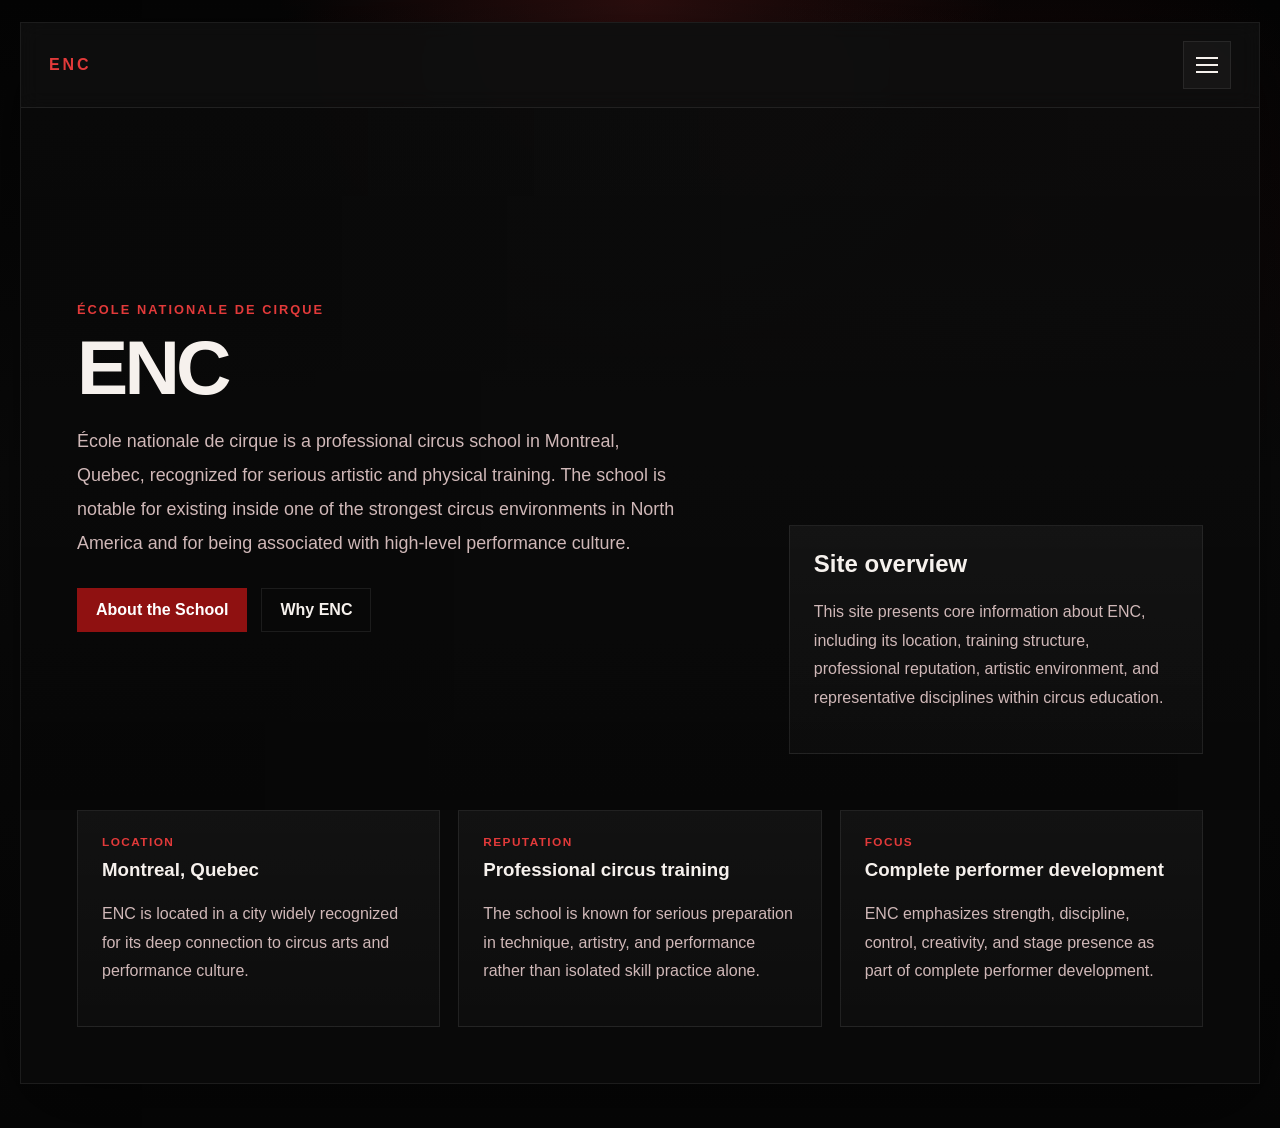
<file: index.html>
<!DOCTYPE html>
<html lang="en">
<head>
  <meta charset="UTF-8" />
  <meta name="viewport" content="width=device-width, initial-scale=1.0" />
  <title>ENC | Home</title>
  <link rel="stylesheet" href="assets/styles.css" />
</head>
<body>
  <div class="site-shell">
    <header class="topbar">
      <a class="brand" href="home.html">ENC</a>
      <button class="menu-toggle" type="button" aria-expanded="false" aria-controls="site-menu" aria-label="Open menu">
        <span></span>
        <span></span>
        <span></span>
      </button>
      <nav class="nav" id="site-menu">
          <a href="home.html" class="active">Home</a>
          <a href="why-enc.html">Why ENC</a>
          <a href="school.html">About the School</a>
          <a href="disciplines.html">Training Disciplines</a>
          <a href="why-i-want-to-go.html">Why I Want to Go</a>
          <a href="gallery.html">Gallery</a>
      </nav>
    </header>

    <main>
      <section class="hero hero-home reveal">
        <div class="hero-content">
          <p class="eyebrow">École nationale de cirque</p>
          <h1>ENC</h1>
          <p class="lead">École nationale de cirque is a professional circus school in Montreal, Quebec, recognized for serious artistic and physical training. The school is notable for existing inside one of the strongest circus environments in North America and for being associated with high-level performance culture.</p>
          <div class="hero-actions">
            <a class="button primary" href="school.html">About the School</a>
            <a class="button ghost" href="why-enc.html">Why ENC</a>
          </div>
        </div>
        <div class="feature-card">
          <h2>Site overview</h2>
          <p>This site presents core information about ENC, including its location, training structure, professional reputation, artistic environment, and representative disciplines within circus education.</p>
        </div>
      </section>

      <section class="overview-grid reveal">
        <article class="panel">
          <span>Location</span>
          <h3>Montreal, Quebec</h3>
          <p>ENC is located in a city widely recognized for its deep connection to circus arts and performance culture.</p>
        </article>
        <article class="panel">
          <span>Reputation</span>
          <h3>Professional circus training</h3>
          <p>The school is known for serious preparation in technique, artistry, and performance rather than isolated skill practice alone.</p>
        </article>
        <article class="panel">
          <span>Focus</span>
          <h3>Complete performer development</h3>
          <p>ENC emphasizes strength, discipline, control, creativity, and stage presence as part of complete performer development.</p>
        </article>
      </section>
    </main>
  </div>
  <script src="assets/scroll.js"></script>
  <script src="assets/menu.js"></script>
</body>
</html>
</file>
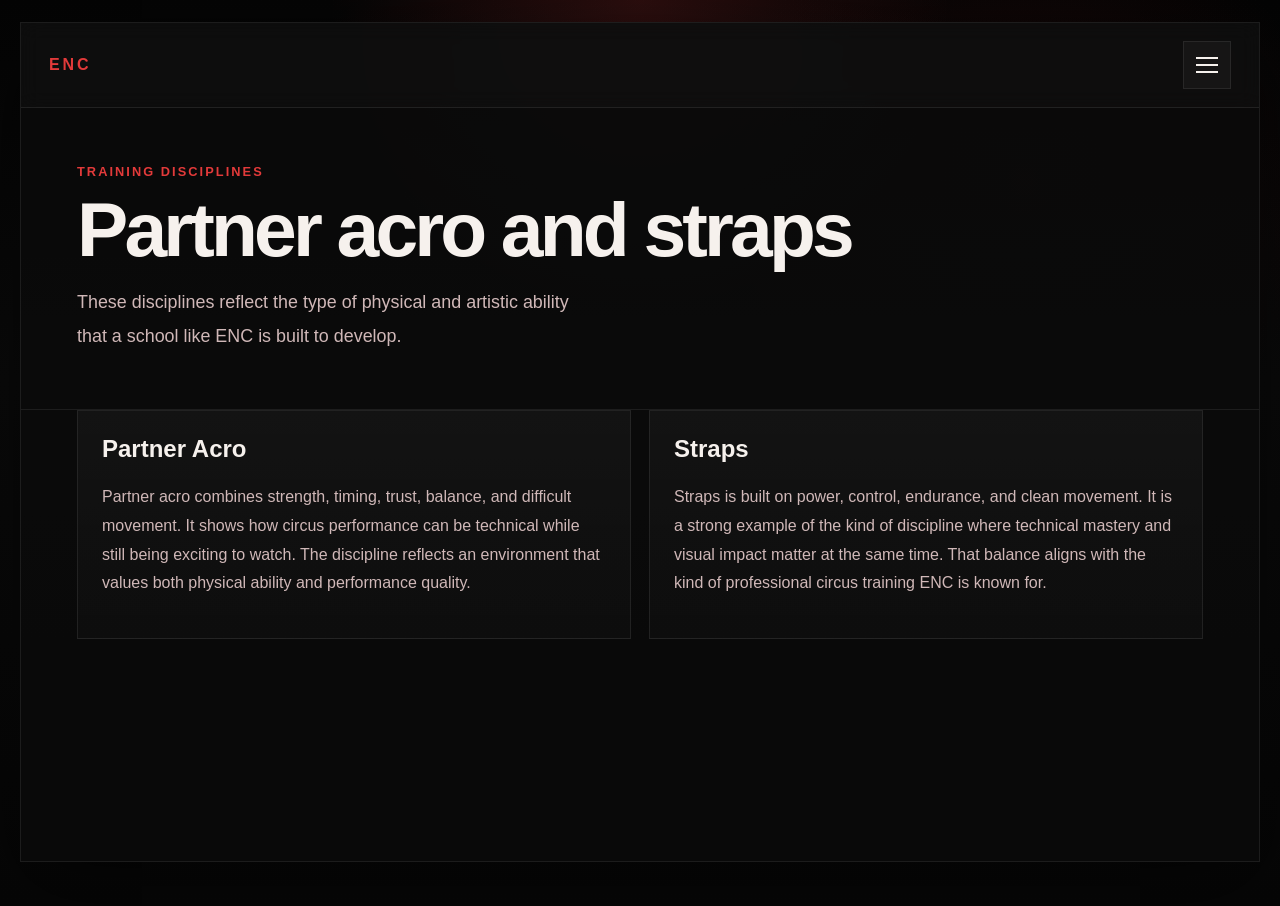
<file: disciplines.html>
<!DOCTYPE html>
<html lang="en">
<head>
  <meta charset="UTF-8" />
  <meta name="viewport" content="width=device-width, initial-scale=1.0" />
  <title>ENC | Training Disciplines</title>
  <link rel="stylesheet" href="assets/styles.css" />
</head>
<body>
  <div class="site-shell">
    <header class="topbar">
      <a class="brand" href="home.html">ENC</a>
      <button class="menu-toggle" type="button" aria-expanded="false" aria-controls="site-menu" aria-label="Open menu">
        <span></span>
        <span></span>
        <span></span>
      </button>
      <nav class="nav" id="site-menu">
          <a href="home.html">Home</a>
          <a href="why-enc.html">Why ENC</a>
          <a href="school.html">About the School</a>
          <a href="disciplines.html" class="active">Training Disciplines</a>
          <a href="why-i-want-to-go.html">Why I Want to Go</a>
          <a href="gallery.html">Gallery</a>
      </nav>
    </header>

    <main class="page-layout">
      <section class="page-hero reveal">
        <p class="eyebrow">Training Disciplines</p>
        <h1>Partner acro and straps</h1>
        <p class="lead narrow">These disciplines reflect the type of physical and artistic ability that a school like ENC is built to develop.</p>
      </section>

      <section class="content-grid reveal">
        <article class="panel tall">
          <h2>Partner Acro</h2>
          <p>Partner acro combines strength, timing, trust, balance, and difficult movement. It shows how circus performance can be technical while still being exciting to watch. The discipline reflects an environment that values both physical ability and performance quality.</p>
        </article>
        <article class="panel tall">
          <h2>Straps</h2>
          <p>Straps is built on power, control, endurance, and clean movement. It is a strong example of the kind of discipline where technical mastery and visual impact matter at the same time. That balance aligns with the kind of professional circus training ENC is known for.</p>
        </article>
      </section>
    </main>
  </div>
  <script src="assets/scroll.js"></script>
  <script src="assets/menu.js"></script>
</body>
</html>
</file>
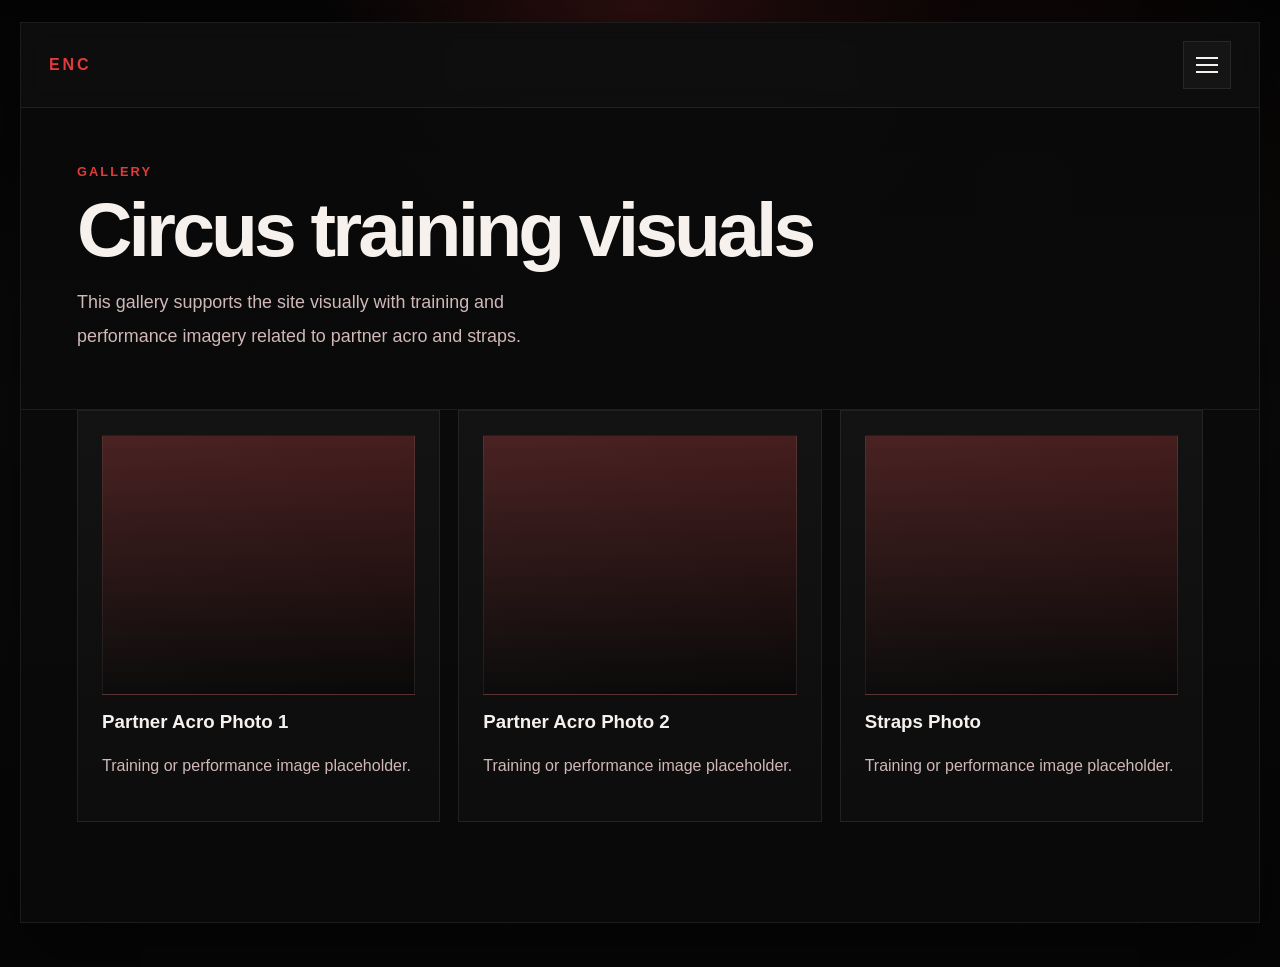
<file: gallery.html>
<!DOCTYPE html>
<html lang="en">
<head>
  <meta charset="UTF-8" />
  <meta name="viewport" content="width=device-width, initial-scale=1.0" />
  <title>ENC | Gallery</title>
  <link rel="stylesheet" href="assets/styles.css" />
</head>
<body>
  <div class="site-shell">
    <header class="topbar">
      <a class="brand" href="home.html">ENC</a>
      <button class="menu-toggle" type="button" aria-expanded="false" aria-controls="site-menu" aria-label="Open menu">
        <span></span>
        <span></span>
        <span></span>
      </button>
      <nav class="nav" id="site-menu">
          <a href="home.html">Home</a>
          <a href="why-enc.html">Why ENC</a>
          <a href="school.html">About the School</a>
          <a href="disciplines.html">Training Disciplines</a>
          <a href="why-i-want-to-go.html">Why I Want to Go</a>
          <a href="gallery.html" class="active">Gallery</a>
      </nav>
    </header>

    <main class="page-layout">
      <section class="page-hero reveal">
        <p class="eyebrow">Gallery</p>
        <h1>Circus training visuals</h1>
        <p class="lead narrow">This gallery supports the site visually with training and performance imagery related to partner acro and straps.</p>
      </section>

      <section class="gallery-grid reveal">
        <article class="gallery-card"><div class="image-placeholder"></div><h3>Partner Acro Photo 1</h3><p>Training or performance image placeholder.</p></article>
        <article class="gallery-card"><div class="image-placeholder"></div><h3>Partner Acro Photo 2</h3><p>Training or performance image placeholder.</p></article>
        <article class="gallery-card"><div class="image-placeholder"></div><h3>Straps Photo</h3><p>Training or performance image placeholder.</p></article>
      </section>
    </main>
  </div>
  <script src="assets/scroll.js"></script>
  <script src="assets/menu.js"></script>
</body>
</html>
</file>
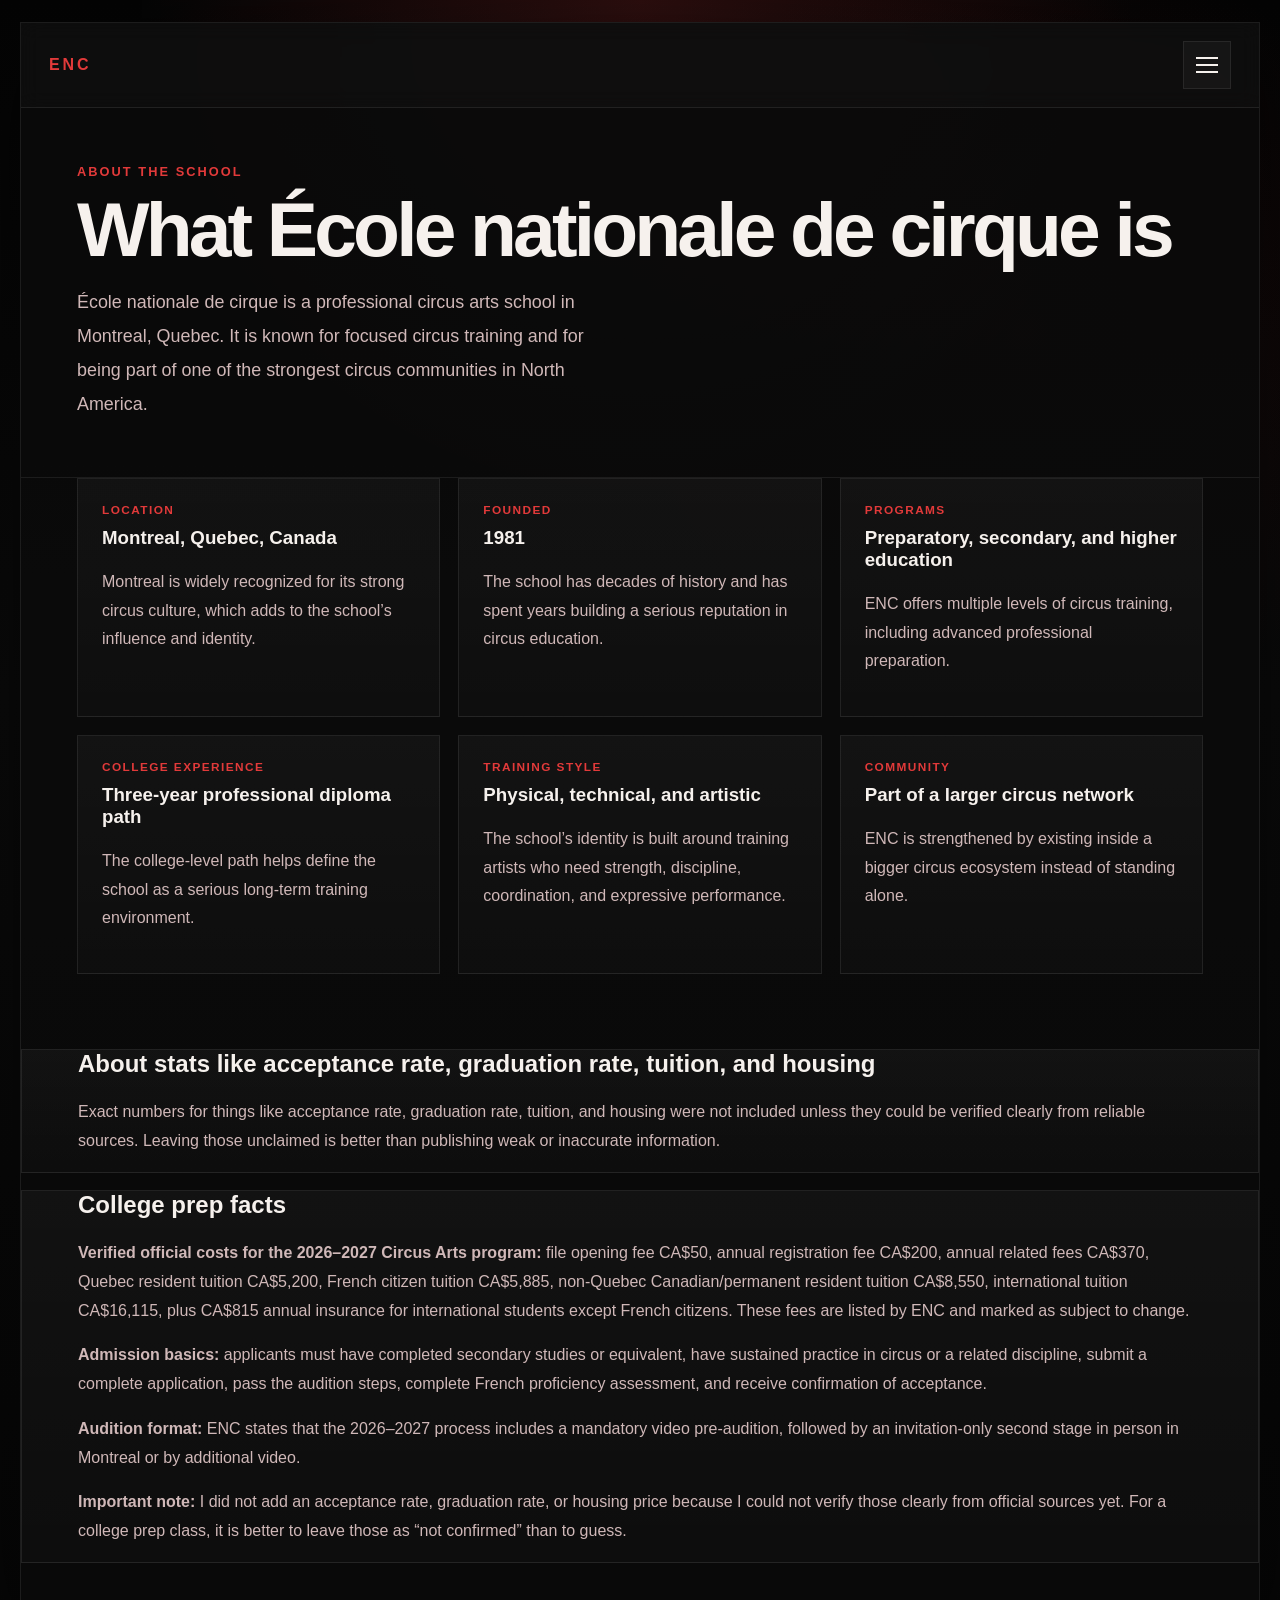
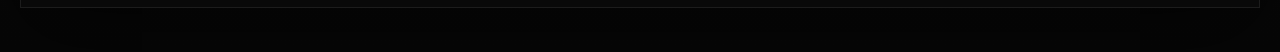
<file: school.html>
<!DOCTYPE html>
<html lang="en">
<head>
  <meta charset="UTF-8" />
  <meta name="viewport" content="width=device-width, initial-scale=1.0" />
  <title>ENC | About the School</title>
  <link rel="stylesheet" href="assets/styles.css" />
</head>
<body>
  <div class="site-shell">
    <header class="topbar">
      <a class="brand" href="home.html">ENC</a>
      <button class="menu-toggle" type="button" aria-expanded="false" aria-controls="site-menu" aria-label="Open menu">
        <span></span>
        <span></span>
        <span></span>
      </button>
      <nav class="nav" id="site-menu">
          <a href="home.html">Home</a>
          <a href="why-enc.html">Why ENC</a>
          <a href="school.html" class="active">About the School</a>
          <a href="disciplines.html">Training Disciplines</a>
          <a href="why-i-want-to-go.html">Why I Want to Go</a>
          <a href="gallery.html">Gallery</a>
      </nav>
    </header>

    <main class="page-layout">
      <section class="page-hero reveal">
        <p class="eyebrow">About the School</p>
        <h1>What École nationale de cirque is</h1>
        <p class="lead narrow">École nationale de cirque is a professional circus arts school in Montreal, Quebec. It is known for focused circus training and for being part of one of the strongest circus communities in North America.</p>
      </section>

      <section class="facts-grid reveal">
        <article class="panel"><span>Location</span><h3>Montreal, Quebec, Canada</h3><p>Montreal is widely recognized for its strong circus culture, which adds to the school’s influence and identity.</p></article>
        <article class="panel"><span>Founded</span><h3>1981</h3><p>The school has decades of history and has spent years building a serious reputation in circus education.</p></article>
        <article class="panel"><span>Programs</span><h3>Preparatory, secondary, and higher education</h3><p>ENC offers multiple levels of circus training, including advanced professional preparation.</p></article>
        <article class="panel"><span>College experience</span><h3>Three-year professional diploma path</h3><p>The college-level path helps define the school as a serious long-term training environment.</p></article>
        <article class="panel"><span>Training style</span><h3>Physical, technical, and artistic</h3><p>The school’s identity is built around training artists who need strength, discipline, coordination, and expressive performance.</p></article>
        <article class="panel"><span>Community</span><h3>Part of a larger circus network</h3><p>ENC is strengthened by existing inside a bigger circus ecosystem instead of standing alone.</p></article>
      </section>

      <section class="panel note-panel reveal">
        <h2>About stats like acceptance rate, graduation rate, tuition, and housing</h2>
        <p>Exact numbers for things like acceptance rate, graduation rate, tuition, and housing were not included unless they could be verified clearly from reliable sources. Leaving those unclaimed is better than publishing weak or inaccurate information.</p>
      </section>

      <section class="panel note-panel reveal">
        <h2>College prep facts</h2>
        <p><strong>Verified official costs for the 2026–2027 Circus Arts program:</strong> file opening fee CA$50, annual registration fee CA$200, annual related fees CA$370, Quebec resident tuition CA$5,200, French citizen tuition CA$5,885, non-Quebec Canadian/permanent resident tuition CA$8,550, international tuition CA$16,115, plus CA$815 annual insurance for international students except French citizens. These fees are listed by ENC and marked as subject to change.</p>
        <p><strong>Admission basics:</strong> applicants must have completed secondary studies or equivalent, have sustained practice in circus or a related discipline, submit a complete application, pass the audition steps, complete French proficiency assessment, and receive confirmation of acceptance.</p>
        <p><strong>Audition format:</strong> ENC states that the 2026–2027 process includes a mandatory video pre-audition, followed by an invitation-only second stage in person in Montreal or by additional video.</p>
        <p><strong>Important note:</strong> I did not add an acceptance rate, graduation rate, or housing price because I could not verify those clearly from official sources yet. For a college prep class, it is better to leave those as “not confirmed” than to guess.</p>
      </section>
    </main>
  </div>
  <script src="assets/scroll.js"></script>
  <script src="assets/menu.js"></script>
</body>
</html>
</file>
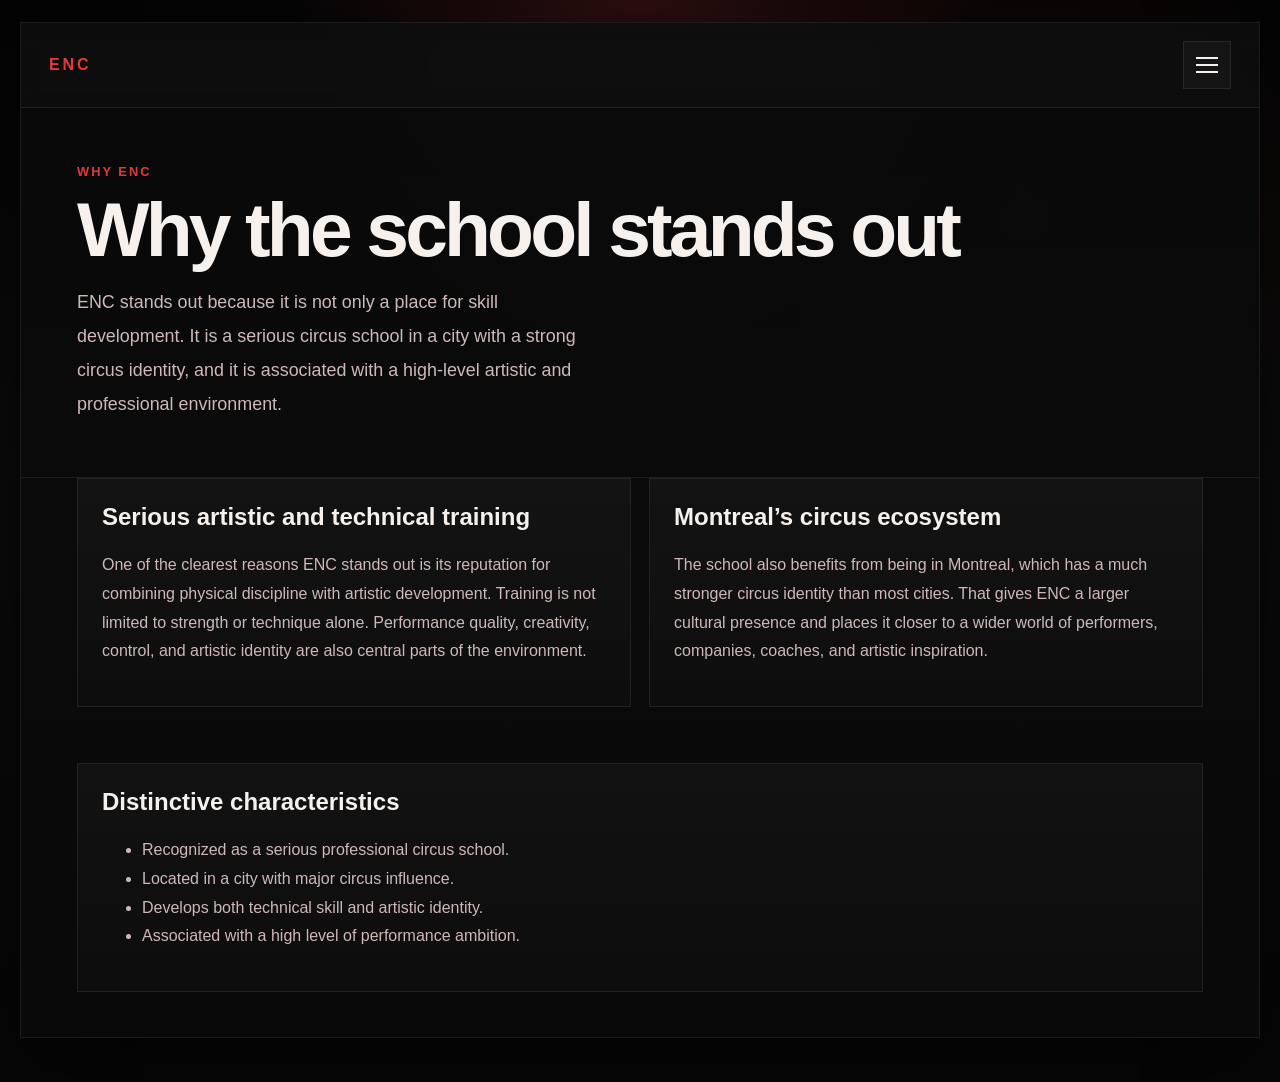
<file: why-enc.html>
<!DOCTYPE html>
<html lang="en">
<head>
  <meta charset="UTF-8" />
  <meta name="viewport" content="width=device-width, initial-scale=1.0" />
  <title>ENC | Why ENC</title>
  <link rel="stylesheet" href="assets/styles.css" />
</head>
<body>
  <div class="site-shell">
    <header class="topbar">
      <a class="brand" href="home.html">ENC</a>
      <button class="menu-toggle" type="button" aria-expanded="false" aria-controls="site-menu" aria-label="Open menu">
        <span></span>
        <span></span>
        <span></span>
      </button>
      <nav class="nav" id="site-menu">
          <a href="home.html">Home</a>
          <a href="why-enc.html" class="active">Why ENC</a>
          <a href="school.html">About the School</a>
          <a href="disciplines.html">Training Disciplines</a>
          <a href="why-i-want-to-go.html">Why I Want to Go</a>
          <a href="gallery.html">Gallery</a>
      </nav>
    </header>

    <main class="page-layout">
      <section class="page-hero reveal">
        <p class="eyebrow">Why ENC</p>
        <h1>Why the school stands out</h1>
        <p class="lead narrow">ENC stands out because it is not only a place for skill development. It is a serious circus school in a city with a strong circus identity, and it is associated with a high-level artistic and professional environment.</p>
      </section>

      <section class="content-grid reveal">
        <article class="panel tall">
          <h2>Serious artistic and technical training</h2>
          <p>One of the clearest reasons ENC stands out is its reputation for combining physical discipline with artistic development. Training is not limited to strength or technique alone. Performance quality, creativity, control, and artistic identity are also central parts of the environment.</p>
        </article>
        <article class="panel tall">
          <h2>Montreal’s circus ecosystem</h2>
          <p>The school also benefits from being in Montreal, which has a much stronger circus identity than most cities. That gives ENC a larger cultural presence and places it closer to a wider world of performers, companies, coaches, and artistic inspiration.</p>
        </article>
      </section>

      <section class="bullet-section reveal">
        <div class="panel">
          <h2>Distinctive characteristics</h2>
          <ul>
            <li>Recognized as a serious professional circus school.</li>
            <li>Located in a city with major circus influence.</li>
            <li>Develops both technical skill and artistic identity.</li>
            <li>Associated with a high level of performance ambition.</li>
          </ul>
        </div>
      </section>
    </main>
  </div>
  <script src="assets/scroll.js"></script>
  <script src="assets/menu.js"></script>
</body>
</html>
</file>
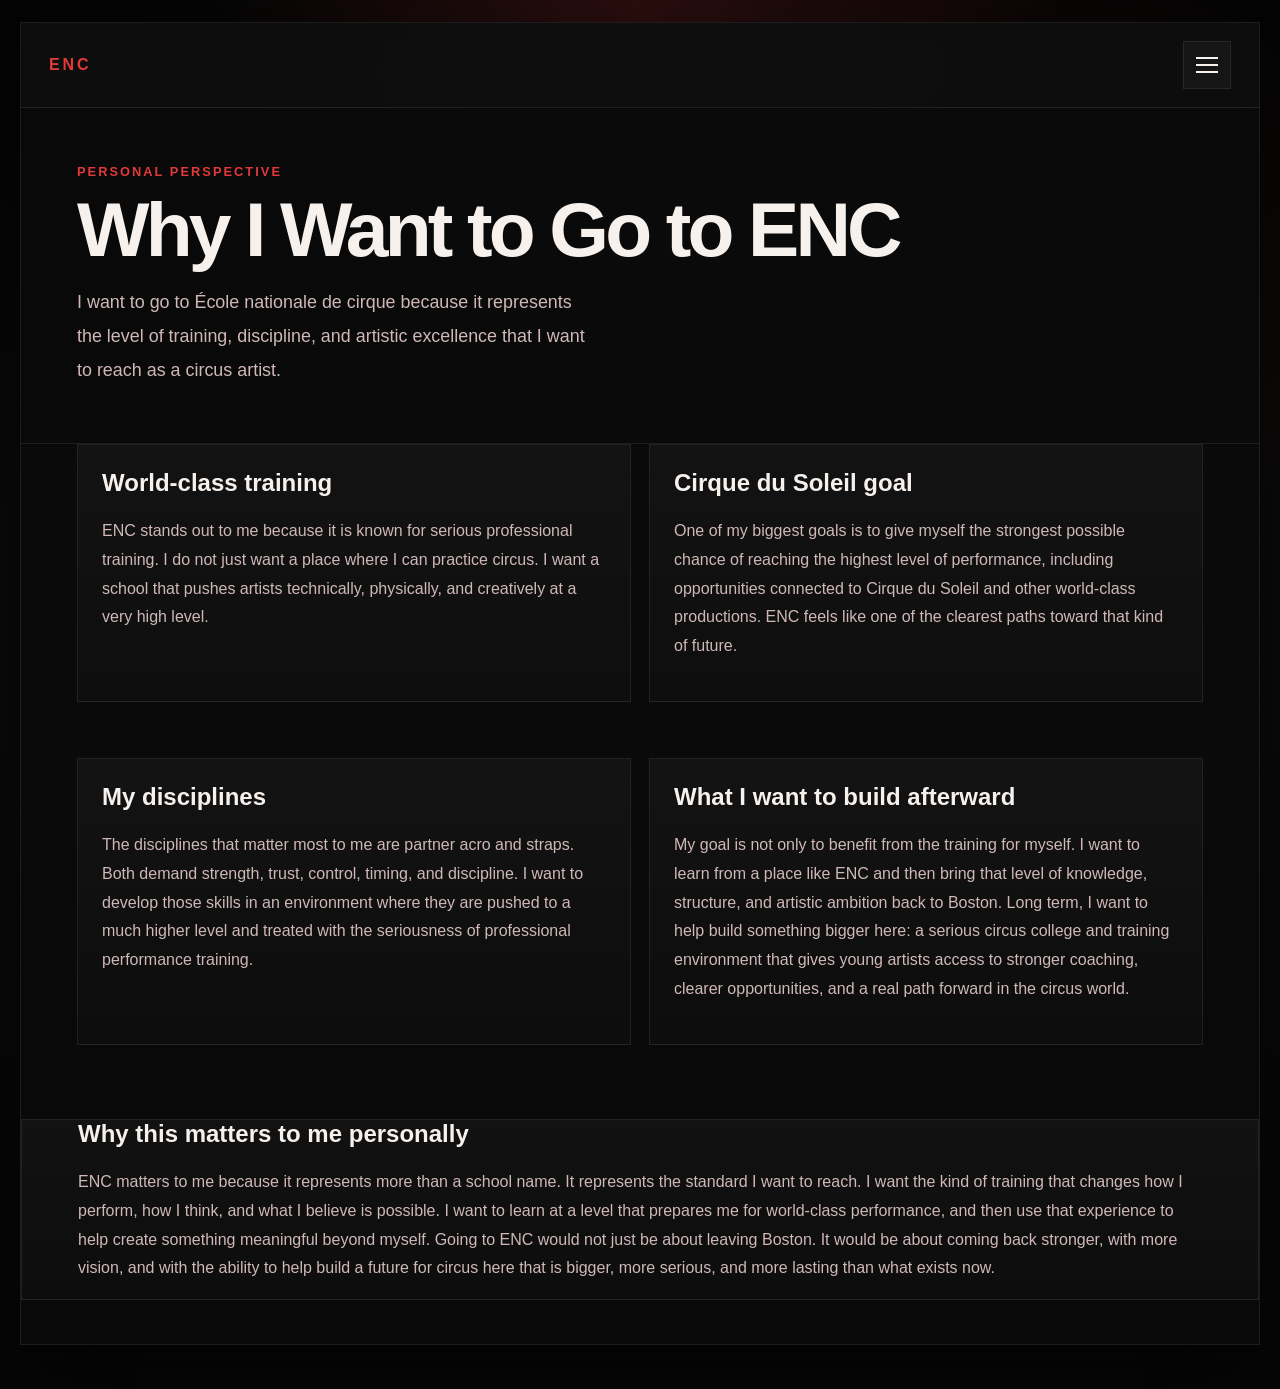
<file: why-i-want-to-go.html>
<!DOCTYPE html>
<html lang="en">
<head>
  <meta charset="UTF-8" />
  <meta name="viewport" content="width=device-width, initial-scale=1.0" />
  <title>ENC | Why I Want to Go</title>
  <link rel="stylesheet" href="assets/styles.css" />
</head>
<body>
  <div class="site-shell">
    <header class="topbar">
      <a class="brand" href="home.html">ENC</a>
      <button class="menu-toggle" type="button" aria-expanded="false" aria-controls="site-menu" aria-label="Open menu">
        <span></span>
        <span></span>
        <span></span>
      </button>
      <nav class="nav" id="site-menu">
          <a href="home.html">Home</a>
          <a href="why-enc.html">Why ENC</a>
          <a href="school.html">About the School</a>
          <a href="disciplines.html">Training Disciplines</a>
          <a href="why-i-want-to-go.html" class="active">Why I Want to Go</a>
          <a href="gallery.html">Gallery</a>
      </nav>
    </header>

    <main class="page-layout">
      <section class="page-hero reveal">
        <p class="eyebrow">Personal Perspective</p>
        <h1>Why I Want to Go to ENC</h1>
        <p class="lead narrow">I want to go to École nationale de cirque because it represents the level of training, discipline, and artistic excellence that I want to reach as a circus artist.</p>
      </section>

      <section class="content-grid reveal">
        <article class="panel tall">
          <h2>World-class training</h2>
          <p>ENC stands out to me because it is known for serious professional training. I do not just want a place where I can practice circus. I want a school that pushes artists technically, physically, and creatively at a very high level.</p>
        </article>
        <article class="panel tall">
          <h2>Cirque du Soleil goal</h2>
          <p>One of my biggest goals is to give myself the strongest possible chance of reaching the highest level of performance, including opportunities connected to Cirque du Soleil and other world-class productions. ENC feels like one of the clearest paths toward that kind of future.</p>
        </article>
      </section>

      <section class="content-grid reveal">
        <article class="panel tall">
          <h2>My disciplines</h2>
          <p>The disciplines that matter most to me are partner acro and straps. Both demand strength, trust, control, timing, and discipline. I want to develop those skills in an environment where they are pushed to a much higher level and treated with the seriousness of professional performance training.</p>
        </article>
        <article class="panel tall">
          <h2>What I want to build afterward</h2>
          <p>My goal is not only to benefit from the training for myself. I want to learn from a place like ENC and then bring that level of knowledge, structure, and artistic ambition back to Boston. Long term, I want to help build something bigger here: a serious circus college and training environment that gives young artists access to stronger coaching, clearer opportunities, and a real path forward in the circus world.</p>
        </article>
      </section>

      <section class="panel note-panel reveal">
        <h2>Why this matters to me personally</h2>
        <p>ENC matters to me because it represents more than a school name. It represents the standard I want to reach. I want the kind of training that changes how I perform, how I think, and what I believe is possible. I want to learn at a level that prepares me for world-class performance, and then use that experience to help create something meaningful beyond myself. Going to ENC would not just be about leaving Boston. It would be about coming back stronger, with more vision, and with the ability to help build a future for circus here that is bigger, more serious, and more lasting than what exists now.</p>
      </section>
    </main>
  </div>
  <script src="assets/scroll.js"></script>
  <script src="assets/menu.js"></script>
</body>
</html>
</file>
<file: assets/styles.css>
:root {
  --bg: #060606;
  --bg-soft: #101010;
  --panel: #141414;
  --panel-2: #1b1b1b;
  --text: #f6f1ed;
  --muted: #d0b8b8;
  --line: rgba(255,255,255,0.08);
  --accent: #8f1111;
  --accent-2: #e23a3a;
  --accent-3: #ff6b6b;
  --shadow: 0 24px 80px rgba(0,0,0,0.5);
}

* { box-sizing: border-box; }
body {
  margin: 0;
  font-family: Inter, Arial, sans-serif;
  color: var(--text);
  background:
    radial-gradient(circle at top, rgba(226,58,58,0.18), transparent 28%),
    radial-gradient(circle at 80% 20%, rgba(143,17,17,0.14), transparent 24%),
    linear-gradient(180deg, #040404, #0a0a0a 42%, #060606 100%);
}

.reveal {
  opacity: 0;
  transform: translateY(42px) scale(0.985);
  transition: opacity 0.8s ease, transform 0.8s ease;
  will-change: transform, opacity;
}

.reveal.in-view {
  opacity: 1;
  transform: translateY(0) scale(1);
}

a { color: inherit; }

.site-shell {
  width: min(1240px, calc(100% - 40px));
  margin: 22px auto 44px;
  border: 1px solid var(--line);
  background: rgba(10,10,10,0.94);
  box-shadow: var(--shadow);
  min-height: calc(100vh - 60px);
}

.topbar {
  display: flex;
  justify-content: space-between;
  align-items: center;
  gap: 16px;
  padding: 18px 28px;
  border-bottom: 1px solid var(--line);
  background: rgba(255,255,255,0.02);
  position: sticky;
  top: 0;
  backdrop-filter: blur(10px);
  z-index: 20;
}

.brand {
  text-decoration: none;
  font-weight: 900;
  letter-spacing: 0.18em;
  color: var(--accent-2);
}

.menu-toggle {
  display: inline-flex;
  flex-direction: column;
  justify-content: center;
  gap: 5px;
  width: 48px;
  height: 48px;
  margin-left: auto;
  padding: 0 12px;
  border: 1px solid var(--line);
  background: rgba(255,255,255,0.03);
  cursor: pointer;
}

.menu-toggle span {
  display: block;
  width: 100%;
  height: 2px;
  background: var(--text);
}

.nav {
  position: absolute;
  top: calc(100% + 10px);
  right: 28px;
  min-width: 250px;
  display: none;
  flex-direction: column;
  gap: 6px;
  padding: 14px;
  border: 1px solid var(--line);
  background: rgba(10,10,10,0.98);
  box-shadow: 0 18px 40px rgba(0,0,0,0.35);
}

.nav.open {
  display: flex;
}

.nav a {
  text-decoration: none;
  color: var(--muted);
  padding: 10px 12px;
  border: 1px solid transparent;
  background: rgba(255,255,255,0.01);
}

.nav a.active,
.nav a:hover {
  color: var(--text);
  border-color: rgba(226, 58, 58, 0.3);
  background: rgba(255,255,255,0.03);
}

.hero {
  display: grid;
  grid-template-columns: 1.15fr 0.85fr;
  min-height: 78vh;
}

.hero-home {
  background:
    linear-gradient(90deg, rgba(0,0,0,0.25), rgba(0,0,0,0.1)),
    linear-gradient(180deg, rgba(255,255,255,0.015), transparent);
}

.hero-content {
  padding: 72px 56px 56px;
  display: flex;
  flex-direction: column;
  justify-content: center;
}

.eyebrow {
  color: var(--accent-2);
  text-transform: uppercase;
  letter-spacing: 0.16em;
  font-size: 0.8rem;
  font-weight: 800;
  margin: 0 0 14px;
}

h1 {
  margin: 0;
  font-size: clamp(3rem, 6vw, 6rem);
  line-height: 0.94;
  letter-spacing: -0.05em;
}

.lead {
  margin: 20px 0 0;
  font-size: 1.12rem;
  line-height: 1.9;
  color: var(--muted);
  max-width: 62ch;
}

.lead.narrow { max-width: 52ch; }

.hero-actions {
  display: flex;
  flex-wrap: wrap;
  gap: 14px;
  margin-top: 28px;
}

.button {
  display: inline-flex;
  align-items: center;
  justify-content: center;
  padding: 12px 18px;
  text-decoration: none;
  border: 1px solid var(--line);
  font-weight: 700;
}

.button.primary {
  background: var(--accent);
  color: white;
  border-color: transparent;
}

.button.ghost {
  background: transparent;
  color: var(--text);
}

.feature-card,
.panel,
.gallery-card {
  border: 1px solid var(--line);
  background: linear-gradient(180deg, rgba(255,255,255,0.04), rgba(255,255,255,0.02));
}

.feature-card {
  margin: 56px;
  align-self: end;
  padding: 24px;
}

.feature-card h2,
.panel h2,
.panel h3,
.gallery-card h3 {
  margin-top: 0;
}

.feature-card p,
.panel p,
.panel li,
.gallery-card p {
  color: var(--muted);
  line-height: 1.8;
}

.overview-grid,
.content-grid,
.facts-grid,
.gallery-grid {
  display: grid;
  gap: 18px;
  padding: 0 56px 56px;
}

.overview-grid { grid-template-columns: repeat(3, 1fr); }
.content-grid { grid-template-columns: repeat(2, 1fr); }
.facts-grid { grid-template-columns: repeat(3, 1fr); }
.gallery-grid { grid-template-columns: repeat(3, 1fr); }

.panel,
.gallery-card {
  padding: 24px;
  transition: transform 0.3s ease, border-color 0.3s ease, box-shadow 0.3s ease;
}

.panel:hover,
.gallery-card:hover,
.feature-card:hover {
  transform: translateY(-6px);
  border-color: rgba(226, 58, 58, 0.42);
  box-shadow: 0 16px 40px rgba(0,0,0,0.32);
}

.panel span {
  display: block;
  color: var(--accent-2);
  text-transform: uppercase;
  letter-spacing: 0.12em;
  font-size: 0.74rem;
  font-weight: 800;
  margin-bottom: 10px;
}

.page-layout {
  padding: 0 0 44px;
}

.page-hero {
  padding: 56px;
  border-bottom: 1px solid var(--line);
}

.bullet-section,
.note-panel {
  padding: 0 56px;
}

.note-panel { margin-top: 18px; }

.image-placeholder {
  min-height: 260px;
  background:
    linear-gradient(180deg, rgba(226,58,58,0.24), rgba(0,0,0,0.45)),
    linear-gradient(135deg, #1b1b1b, #101010);
  border: 1px solid var(--line);
  margin-bottom: 16px;
}

@media (max-width: 720px) {
  .topbar {
    padding: 16px 18px;
  }

  .nav {
    right: 18px;
    left: 18px;
    min-width: auto;
  }
}

@media (prefers-reduced-motion: reduce) {
  .reveal,
  .reveal.in-view,
  .panel,
  .gallery-card,
  .feature-card {
    opacity: 1;
    transform: none;
    transition: none;
  }
}

@media (max-width: 980px) {
  .hero,
  .overview-grid,
  .content-grid,
  .facts-grid,
  .gallery-grid {
    grid-template-columns: 1fr;
  }

  .hero-content,
  .page-hero,
  .overview-grid,
  .content-grid,
  .facts-grid,
  .gallery-grid,
  .bullet-section,
  .note-panel {
    padding-left: 22px;
    padding-right: 22px;
  }

  .feature-card { margin: 22px; }

  .topbar {
    flex-direction: column;
    align-items: flex-start;
    gap: 10px;
  }
}
</file>
